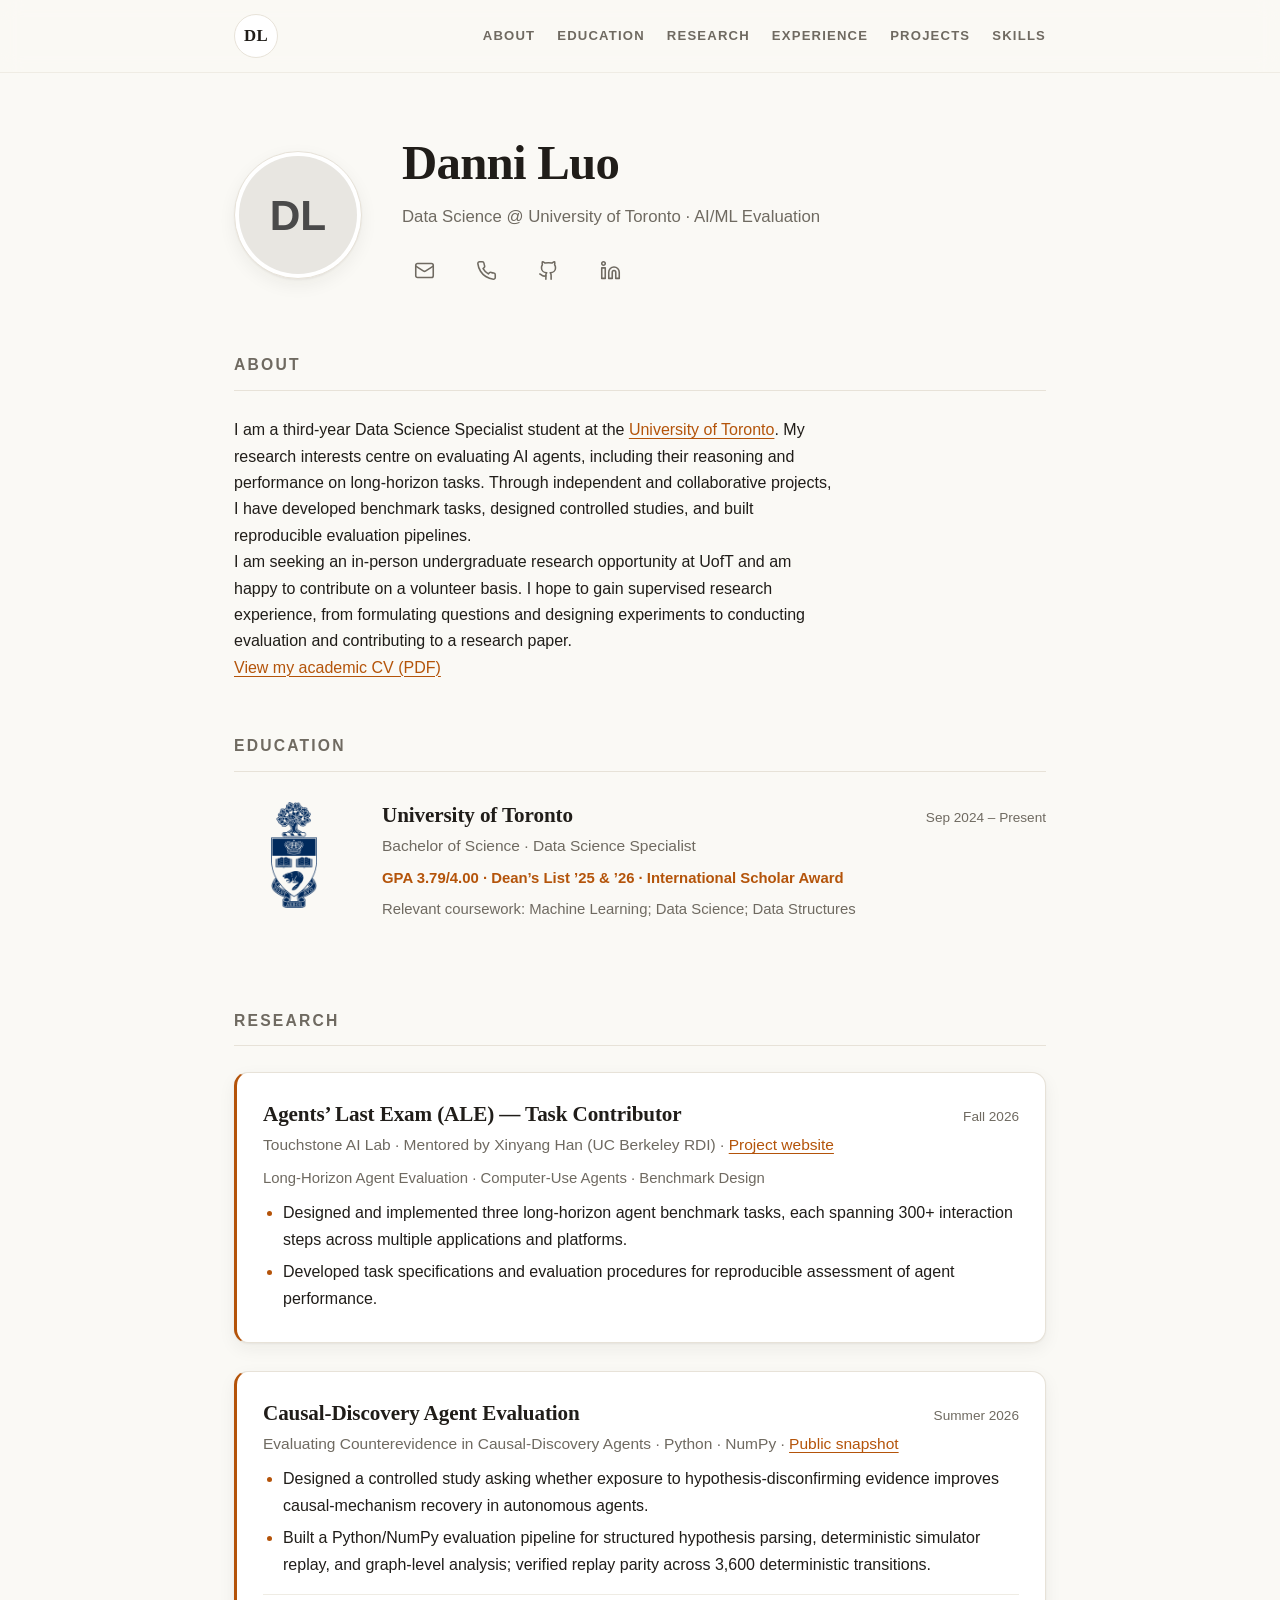
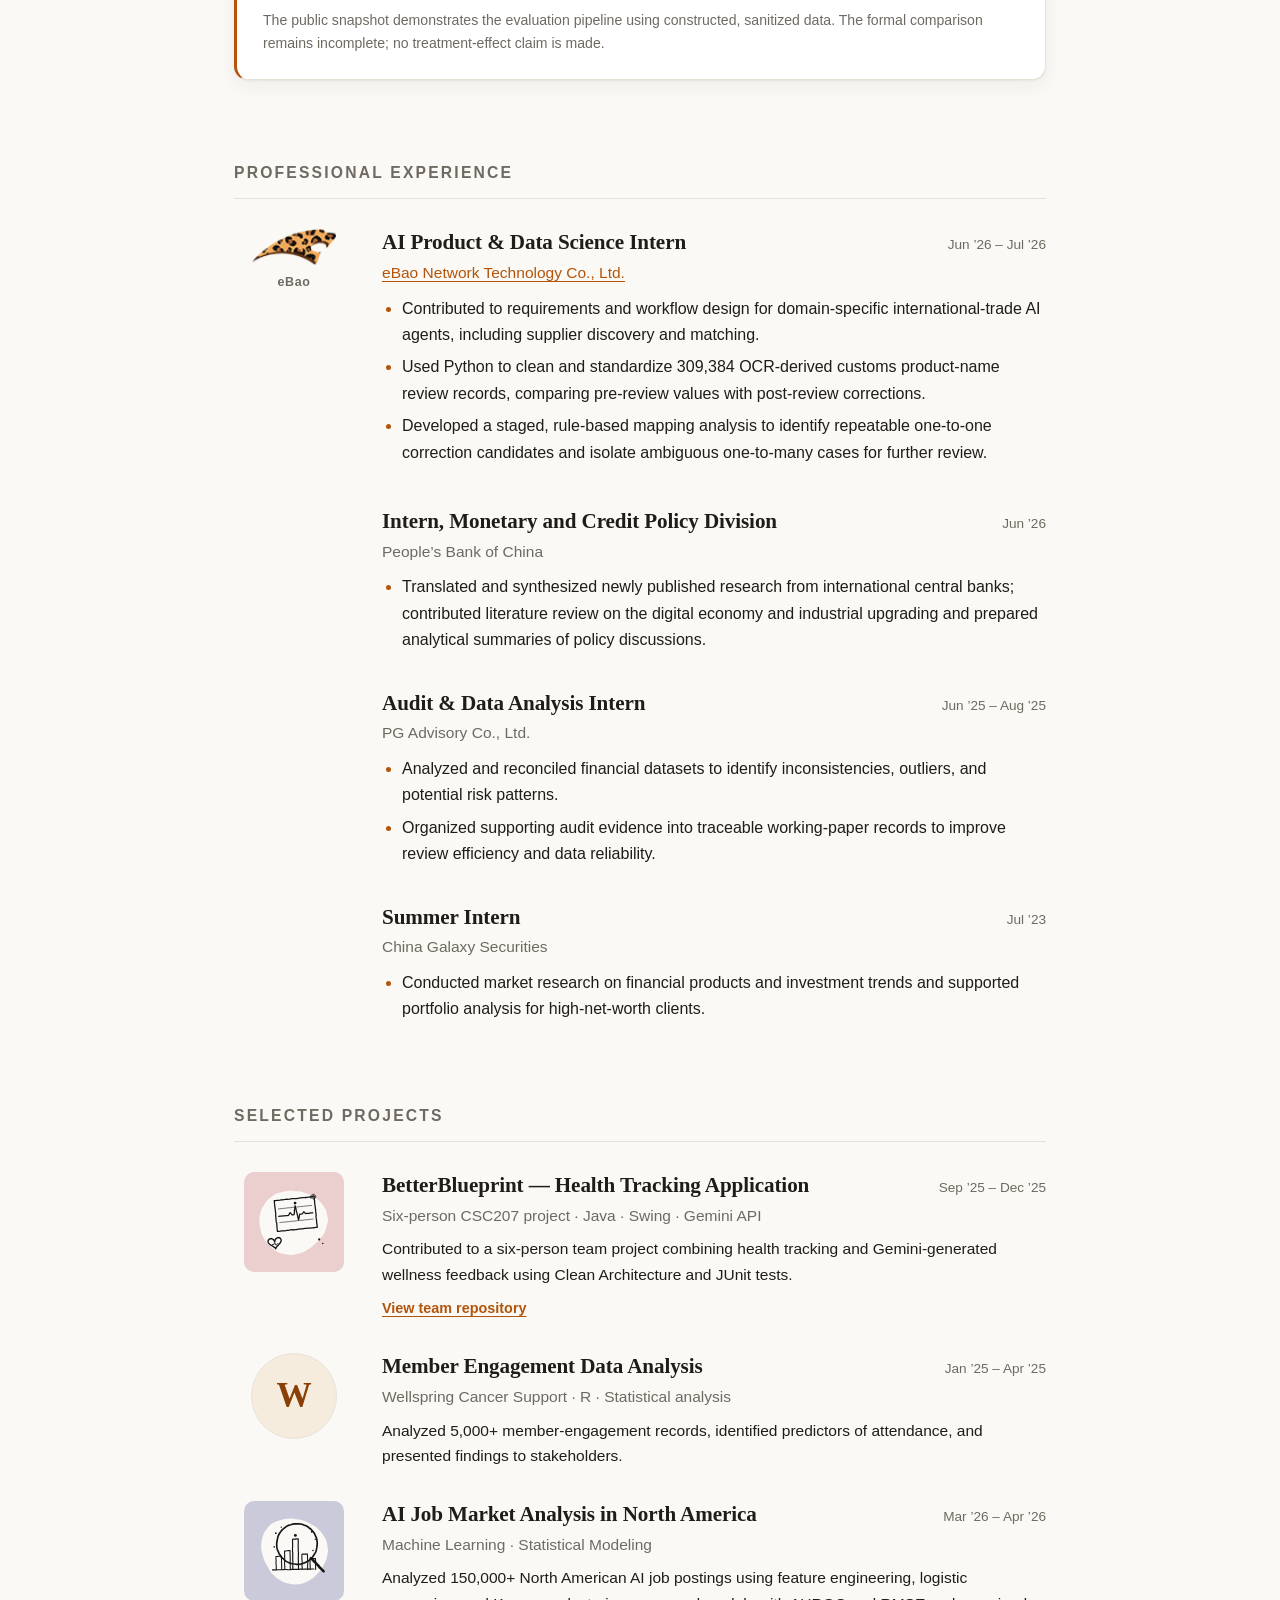
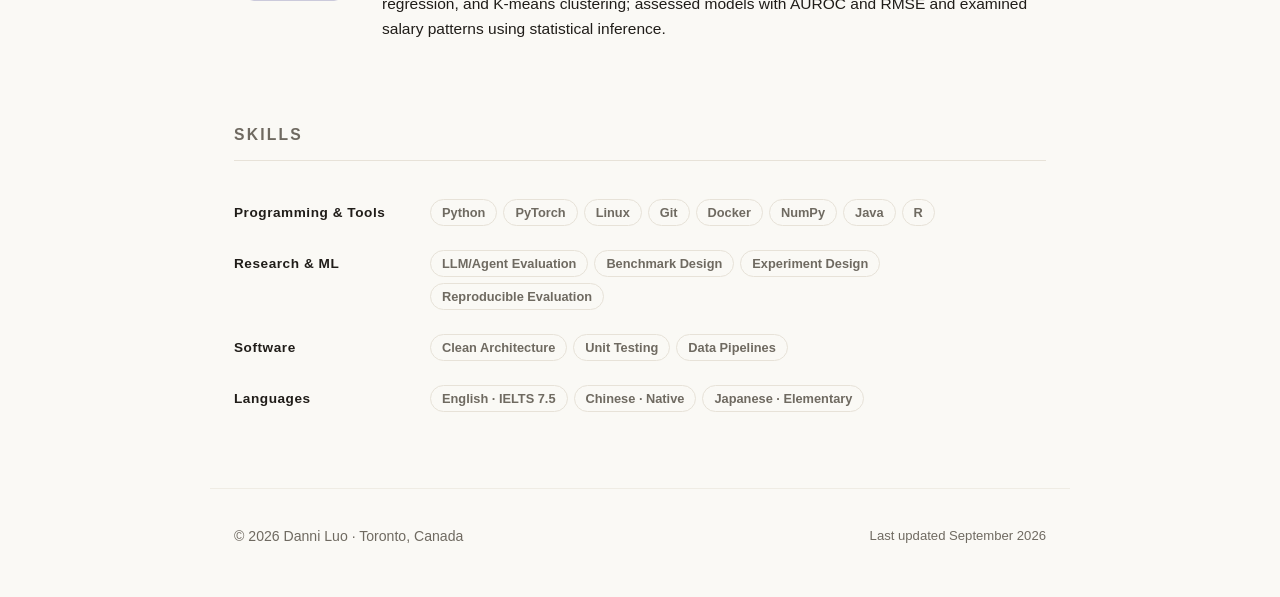
<file: index.html>
<!DOCTYPE html>
<html lang="en">
<head>
  <meta charset="UTF-8">
  <meta name="viewport" content="width=device-width, initial-scale=1.0">
  <meta name="description" content="Danni Luo — Third-year Data Science Specialist student at the University of Toronto interested in AI-agent evaluation, benchmark design, and reproducible experiments.">
  <meta property="og:title" content="Danni Luo">
  <meta property="og:description" content="Data Science at the University of Toronto · AI-agent evaluation · Causal discovery">
  <meta property="og:type" content="website">
  <meta property="og:url" content="https://danniluo1.github.io/">
  <meta property="og:image" content="https://danniluo1.github.io/assets/og-card.png">
  <meta property="og:image:width" content="1200">
  <meta property="og:image:height" content="630">
  <meta property="og:image:alt" content="Danni Luo — AI/ML Evaluation, Causal Discovery, and Data Science at the University of Toronto">
  <meta name="twitter:card" content="summary_large_image">
  <meta name="twitter:title" content="Danni Luo | AI/ML Evaluation &amp; Data Science">
  <meta name="twitter:description" content="University of Toronto undergraduate working on reproducible AI-agent evaluation and causal discovery.">
  <meta name="twitter:image" content="https://danniluo1.github.io/assets/og-card.png">
  <meta name="theme-color" content="#faf9f5">
  <link rel="canonical" href="https://danniluo1.github.io/">
  <title>Danni Luo | AI/ML Evaluation &amp; Data Science</title>
  <link rel="icon" href="assets/avatar.svg" type="image/svg+xml">
  <link rel="stylesheet" href="css/style.css">
</head>
<body>

  <a class="skip-link" href="#main-content">Skip to content</a>

  <div class="nav-wrap">
    <nav class="site-nav" aria-label="Page sections">
      <a class="nav-brand" href="#top" aria-label="Back to top">DL</a>
      <span class="nav-links">
        <a href="#about">About</a>
        <a href="#education">Education</a>
        <a href="#research">Research</a>
        <a href="#experience">Experience</a>
        <a href="#projects">Projects</a>
        <a href="#skills">Skills</a>
      </span>
    </nav>
  </div>

  <header class="site-header" id="top">
    <div class="identity">
      <div class="avatar-wrap">
        <!-- Replace assets/avatar.svg with your photo (e.g. profile.jpg) -->
        <img class="avatar" src="assets/avatar.svg" alt="Illustrated portrait of Danni Luo" width="128" height="128">
      </div>
      <div class="identity-text">
        <h1>Danni Luo</h1>
        <p class="tagline">Data&nbsp;Science @ University&nbsp;of&nbsp;Toronto &middot; AI/ML&nbsp;Evaluation</p>
        <ul class="contact">
          <li><a href="mailto:danni.luo@mail.utoronto.ca" aria-label="Email: danni.luo@mail.utoronto.ca"><svg viewBox="0 0 24 24" fill="none" stroke="currentColor" stroke-width="1.8" stroke-linecap="round" stroke-linejoin="round" aria-hidden="true"><rect width="20" height="16" x="2" y="4" rx="2"/><path d="m22 7-8.97 5.7a1.94 1.94 0 0 1-2.06 0L2 7"/></svg></a></li>
          <li><a href="tel:+15875781096" aria-label="Phone: 587-578-1096"><svg viewBox="0 0 24 24" fill="none" stroke="currentColor" stroke-width="1.8" stroke-linecap="round" stroke-linejoin="round" aria-hidden="true"><path d="M22 16.92v3a2 2 0 0 1-2.18 2 19.79 19.79 0 0 1-8.63-3.07 19.5 19.5 0 0 1-6-6 19.79 19.79 0 0 1-3.07-8.67A2 2 0 0 1 4.11 2h3a2 2 0 0 1 2 1.72 12.84 12.84 0 0 0 .7 2.81 2 2 0 0 1-.45 2.11L8.09 9.91a16 16 0 0 0 6 6l1.27-1.27a2 2 0 0 1 2.11-.45 12.84 12.84 0 0 0 2.81.7A2 2 0 0 1 22 16.92z"/></svg></a></li>
          <li><a href="https://github.com/DanniLuo1" target="_blank" rel="me noopener" aria-label="GitHub profile"><svg viewBox="0 0 24 24" fill="none" stroke="currentColor" stroke-width="1.8" stroke-linecap="round" stroke-linejoin="round" aria-hidden="true"><path d="M15 22v-4a4.8 4.8 0 0 0-1-3.5c3 0 6-2 6-5.5.08-1.25-.27-2.48-1-3.5.28-1.15.28-2.35 0-3.5 0 0-1 0-3 1.5-2.64-.5-5.36-.5-8 0C6 2 5 2 5 2c-.3 1.15-.3 2.35 0 3.5A5.403 5.403 0 0 0 4 9c0 3.5 3 5.5 6 5.5-.39.49-.68 1.05-.85 1.65-.17.6-.22 1.23-.15 1.85v4"/><path d="M9 18c-4.51 2-5-2-7-2"/></svg></a></li>
          <li><a href="https://www.linkedin.com/in/danni-luo-649698388" target="_blank" rel="me noopener" aria-label="LinkedIn profile"><svg viewBox="0 0 24 24" fill="none" stroke="currentColor" stroke-width="1.8" stroke-linecap="round" stroke-linejoin="round" aria-hidden="true"><path d="M16 8a6 6 0 0 1 6 6v7h-4v-7a2 2 0 0 0-2-2 2 2 0 0 0-2 2v7h-4v-7a6 6 0 0 1 6-6z"/><rect width="4" height="12" x="2" y="9"/><circle cx="4" cy="4" r="2"/></svg></a></li>
        </ul>
      </div>
    </div>
  </header>

  <main id="main-content">

    <section id="about" class="section">
      <h2>About</h2>
      <p>I am a third-year Data Science Specialist student at the <a class="text-link" href="https://www.utoronto.ca" target="_blank" rel="noopener">University of Toronto</a>. My research interests centre on evaluating AI agents, including their reasoning and performance on long-horizon tasks. Through independent and collaborative projects, I have developed benchmark tasks, designed controlled studies, and built reproducible evaluation pipelines.</p>
      <p>I am seeking an in-person undergraduate research opportunity at UofT and am happy to contribute on a volunteer basis. I hope to gain supervised research experience, from formulating questions and designing experiments to conducting evaluation and contributing to a research paper.</p>
      <p><a class="text-link" href="https://drive.google.com/file/d/1arknX6bHGOY50StVoyc1Bnw7orQfIH9K/view?usp=drivesdk" target="_blank" rel="noopener">View my academic CV (PDF)</a></p>
    </section>

    <section id="education" class="section">
      <h2>Education</h2>
      <div class="entry with-logo">
        <div class="entry-logo">
          <img class="logo-crest" src="assets/logos/uoft.png" alt="" loading="lazy">
        </div>
        <div class="entry-content">
          <div class="entry-head">
            <h3>University of Toronto</h3>
            <span class="entry-date">Sep 2024 &ndash; Present</span>
          </div>
          <p class="entry-sub">Bachelor of Science &middot; Data Science Specialist</p>
          <p class="entry-meta highlights">GPA 3.79/4.00 &middot; Dean&rsquo;s List &rsquo;25 &amp; &rsquo;26 &middot; International Scholar Award</p>
          <p class="entry-meta">Relevant coursework: Machine Learning; Data Science; Data Structures</p>
        </div>
      </div>
    </section>

    <section id="research" class="section">
      <h2>Research</h2>
      <article class="entry research-feature">
        <div class="entry-head">
          <h3>Agents&rsquo; Last Exam (ALE) &mdash; Task Contributor</h3>
          <span class="entry-date">Fall 2026</span>
        </div>
        <p class="entry-sub">Touchstone AI Lab &middot; Mentored by Xinyang Han (UC Berkeley RDI) &middot; <a class="text-link" href="https://agents-last-exam.org" target="_blank" rel="noopener">Project website</a></p>
        <p class="entry-meta">Long-Horizon Agent Evaluation &middot; Computer-Use Agents &middot; Benchmark Design</p>
        <ul class="entry-list">
          <li>Designed and implemented three long-horizon agent benchmark tasks, each spanning 300+ interaction steps across multiple applications and platforms.</li>
          <li>Developed task specifications and evaluation procedures for reproducible assessment of agent performance.</li>
        </ul>
      </article>
      <article class="entry research-feature">
        <div class="entry-head">
          <h3>Causal-Discovery Agent Evaluation</h3>
          <span class="entry-date">Summer 2026</span>
        </div>
        <p class="entry-sub">Evaluating Counterevidence in Causal-Discovery Agents &middot; Python &middot; NumPy &middot; <a class="text-link" href="https://github.com/DanniLuo1/falsification-support-eval-snapshot" target="_blank" rel="noopener">Public snapshot</a></p>
        <ul class="entry-list">
          <li>Designed a controlled study asking whether exposure to hypothesis-disconfirming evidence improves causal-mechanism recovery in autonomous agents.</li>
          <li>Built a Python/NumPy evaluation pipeline for structured hypothesis parsing, deterministic simulator replay, and graph-level analysis; verified replay parity across 3,600 deterministic transitions.</li>
        </ul>
        <p class="research-note">The public snapshot demonstrates the evaluation pipeline using constructed, sanitized data. The formal comparison remains incomplete; no treatment-effect claim is made.</p>
      </article>
    </section>

    <section id="experience" class="section">
      <h2>Professional Experience</h2>
      <div class="entry with-logo">
        <div class="entry-logo">
          <figure class="logo-item">
            <img class="logo-leopard" src="assets/logos/ebao.png" alt="" loading="lazy">
            <figcaption>eBao</figcaption>
          </figure>
        </div>
        <div class="entry-content">
          <div class="entry-head">
            <h3>AI Product &amp; Data Science Intern</h3>
            <span class="entry-date">Jun &rsquo;26 &ndash; Jul &rsquo;26</span>
          </div>
          <p class="entry-sub"><a class="text-link" href="https://www.smartebao.com" target="_blank" rel="noopener">eBao Network Technology Co., Ltd.</a></p>
          <ul class="entry-list">
            <li>Contributed to requirements and workflow design for domain-specific international-trade AI agents, including supplier discovery and matching.</li>
            <li>Used Python to clean and standardize 309,384 OCR-derived customs product-name review records, comparing pre-review values with post-review corrections.</li>
            <li>Developed a staged, rule-based mapping analysis to identify repeatable one-to-one correction candidates and isolate ambiguous one-to-many cases for further review.</li>
          </ul>
        </div>
      </div>

      <div class="entry compact-entry">
        <div class="entry-head">
          <h3>Intern, Monetary and Credit Policy Division</h3>
          <span class="entry-date">Jun &rsquo;26</span>
        </div>
        <p class="entry-sub">People&rsquo;s Bank of China</p>
        <ul class="entry-list">
          <li>Translated and synthesized newly published research from international central banks; contributed literature review on the digital economy and industrial upgrading and prepared analytical summaries of policy discussions.</li>
        </ul>
      </div>

      <div class="entry compact-entry">
        <div class="entry-head">
          <h3>Audit &amp; Data Analysis Intern</h3>
          <span class="entry-date">Jun &rsquo;25 &ndash; Aug &rsquo;25</span>
        </div>
        <p class="entry-sub">PG Advisory Co., Ltd.</p>
        <ul class="entry-list">
          <li>Analyzed and reconciled financial datasets to identify inconsistencies, outliers, and potential risk patterns.</li>
          <li>Organized supporting audit evidence into traceable working-paper records to improve review efficiency and data reliability.</li>
        </ul>
      </div>

      <div class="entry compact-entry">
        <div class="entry-head">
          <h3>Summer Intern</h3>
          <span class="entry-date">Jul &rsquo;23</span>
        </div>
        <p class="entry-sub">China Galaxy Securities</p>
        <ul class="entry-list">
          <li>Conducted market research on financial products and investment trends and supported portfolio analysis for high-net-worth clients.</li>
        </ul>
      </div>
    </section>

    <section id="projects" class="section">
      <h2>Selected Projects</h2>

      <div class="entry with-logo">
        <div class="entry-logo">
          <img class="project-art-img" src="assets/projects/betterblueprint.svg" alt="" loading="lazy">
        </div>
        <div class="entry-content">
          <div class="entry-head">
            <h3>BetterBlueprint &mdash; Health Tracking Application</h3>
            <span class="entry-date">Sep &rsquo;25 &ndash; Dec &rsquo;25</span>
          </div>
          <p class="entry-sub">Six-person CSC207 project &middot; Java &middot; Swing &middot; Gemini API</p>
          <p class="entry-body">Contributed to a six-person team project combining health tracking and Gemini-generated wellness feedback using Clean Architecture and JUnit tests.</p>
          <p class="entry-actions"><a class="text-link" href="https://github.com/parthiv-2006/BetterBlueprint" target="_blank" rel="noopener">View team repository</a></p>
        </div>
      </div>

      <div class="entry with-logo">
        <div class="entry-logo">
          <div class="project-mark" aria-hidden="true">W</div>
        </div>
        <div class="entry-content">
          <div class="entry-head">
            <h3>Member Engagement Data Analysis</h3>
            <span class="entry-date">Jan &rsquo;25 &ndash; Apr &rsquo;25</span>
          </div>
          <p class="entry-sub">Wellspring Cancer Support &middot; R &middot; Statistical analysis</p>
          <p class="entry-body">Analyzed 5,000+ member-engagement records, identified predictors of attendance, and presented findings to stakeholders.</p>
        </div>
      </div>

      <div class="entry with-logo">
        <div class="entry-logo">
          <img class="project-art-img" src="assets/projects/jobmarket.svg" alt="" loading="lazy">
        </div>
        <div class="entry-content">
          <div class="entry-head">
            <h3>AI Job Market Analysis in North America</h3>
            <span class="entry-date">Mar &rsquo;26 &ndash; Apr &rsquo;26</span>
          </div>
          <p class="entry-sub">Machine Learning &middot; Statistical Modeling</p>
          <p class="entry-body">Analyzed 150,000+ North American AI job postings using feature engineering, logistic regression, and K-means clustering; assessed models with AUROC and RMSE and examined salary patterns using statistical inference.</p>
        </div>
      </div>
    </section>

    <section id="skills" class="section">
      <h2>Skills</h2>
      <dl class="skills">
        <div class="skill-row">
          <dt>Programming &amp; Tools</dt>
          <dd><ul class="chip-row"><li>Python</li><li>PyTorch</li><li>Linux</li><li>Git</li><li>Docker</li><li>NumPy</li><li>Java</li><li>R</li></ul></dd>
        </div>
        <div class="skill-row">
          <dt>Research &amp; ML</dt>
          <dd><ul class="chip-row"><li>LLM/Agent Evaluation</li><li>Benchmark Design</li><li>Experiment Design</li><li>Reproducible Evaluation</li></ul></dd>
        </div>
        <div class="skill-row">
          <dt>Software</dt>
          <dd><ul class="chip-row"><li>Clean Architecture</li><li>Unit Testing</li><li>Data Pipelines</li></ul></dd>
        </div>
        <div class="skill-row">
          <dt>Languages</dt>
          <dd><ul class="chip-row"><li>English · IELTS 7.5</li><li>Chinese · Native</li><li>Japanese · Elementary</li></ul></dd>
        </div>
      </dl>
    </section>

  </main>

  <footer class="site-footer">
    <div class="footer-row">
      <p>&copy; <span id="year"></span> Danni Luo &middot; Toronto, Canada</p>
      <p class="footer-note">Last updated September 2026</p>
    </div>
  </footer>

  <script>
    document.getElementById("year").textContent = new Date().getFullYear();
  </script>
  <script type="application/ld+json">
    {
      "@context": "https://schema.org",
      "@type": "Person",
      "name": "Danni Luo",
      "url": "https://danniluo1.github.io/",
      "email": "mailto:danni.luo@mail.utoronto.ca",
      "sameAs": [
        "https://github.com/DanniLuo1",
        "https://www.linkedin.com/in/danni-luo-649698388"
      ],
      "affiliation": {
        "@type": "CollegeOrUniversity",
        "name": "University of Toronto"
      },
      "knowsAbout": [
        "AI evaluation",
        "Causal discovery",
        "Data science",
        "Statistical modeling"
      ]
    }
  </script>
</body>
</html>
</file>
<file: css/style.css>
/* ------------------------------------------------------------------
   Danni Luo — personal site
   Minimal academic layout, warm ivory canvas, amber accent,
   serif display type paired with a system sans body.
------------------------------------------------------------------- */

:root {
  --bg: #faf9f5;
  --surface: #ffffff;
  --text: #201d19;
  --muted: #6f6a61;
  --faint: #6f6a61;
  --line: #e7e2d8;
  --line-soft: #efece4;
  --accent: #b45309;
  --accent-ink: #8a3f06;
  --accent-soft: #f6ecdd;
  --red: #b4540a;
  --serif: "Charter", "Bitstream Charter", "Cambria", Georgia, "Times New Roman", serif;
  --sans: -apple-system, BlinkMacSystemFont, "Segoe UI", Roboto,
    "Helvetica Neue", Helvetica, Arial, sans-serif;
  --radius: 14px;
  --shadow-card: 0 1px 2px rgba(32, 29, 25, 0.05), 0 6px 18px rgba(32, 29, 25, 0.06);
  --shadow-lift: 0 2px 4px rgba(32, 29, 25, 0.06), 0 14px 30px rgba(32, 29, 25, 0.1);
}

* {
  margin: 0;
  padding: 0;
  box-sizing: border-box;
}

html {
  scroll-behavior: smooth;
}

body {
  font-family: var(--sans);
  color: var(--text);
  background: var(--bg);
  line-height: 1.65;
  -webkit-font-smoothing: antialiased;
  text-rendering: optimizeLegibility;
}

.skip-link {
  position: fixed;
  left: 16px;
  top: 12px;
  z-index: 100;
  transform: translateY(-180%);
  background: var(--text);
  color: var(--surface);
  padding: 8px 12px;
  border-radius: 6px;
  font-size: 0.88rem;
  text-decoration: none;
}

.skip-link:focus {
  transform: translateY(0);
}

::selection {
  background: var(--accent-soft);
  color: var(--accent-ink);
}

a {
  color: inherit;
}

a:focus-visible,
button:focus-visible {
  outline: 2px solid var(--accent);
  outline-offset: 2px;
  border-radius: 2px;
}

/* ------------------------------- navigation ------------------------------- */

.nav-wrap {
  position: sticky;
  top: 0;
  z-index: 20;
  background: rgba(250, 249, 245, 0.82);
  -webkit-backdrop-filter: blur(10px);
  backdrop-filter: blur(10px);
  border-bottom: 1px solid var(--line-soft);
}

.site-nav {
  max-width: 860px;
  margin: 0 auto;
  padding: 14px 24px;
  display: flex;
  align-items: center;
  justify-content: space-between;
  gap: 16px;
}

.nav-brand {
  font-family: var(--serif);
  font-weight: 700;
  font-size: 1.05rem;
  letter-spacing: 0.02em;
  text-decoration: none;
  color: var(--text);
  width: 44px;
  height: 44px;
  display: inline-flex;
  align-items: center;
  justify-content: center;
  border: 1px solid var(--line);
  border-radius: 50%;
  background: var(--surface);
  transition: border-color 0.15s ease, color 0.15s ease;
}

.nav-brand:hover {
  border-color: var(--accent);
  color: var(--accent);
}

.nav-links {
  display: flex;
  flex-wrap: wrap;
  gap: 6px 22px;
}

.nav-links a {
  color: var(--muted);
  text-decoration: none;
  font-size: 0.82rem;
  font-weight: 600;
  letter-spacing: 0.09em;
  text-transform: uppercase;
  padding: 4px 0;
  position: relative;
  transition: color 0.15s ease;
}

.nav-links a::after {
  content: "";
  position: absolute;
  left: 0;
  bottom: 0;
  width: 100%;
  height: 2px;
  background: var(--accent);
  transform: scaleX(0);
  transform-origin: left;
  transition: transform 0.18s ease;
}

.nav-links a:hover {
  color: var(--text);
}

.nav-links a:hover::after {
  transform: scaleX(1);
}

/* ------------------------------- header ------------------------------- */

.site-header {
  max-width: 860px;
  margin: 0 auto;
  padding: 64px 24px 0;
}

.identity {
  display: flex;
  align-items: center;
  gap: 40px;
}

.avatar-wrap {
  flex-shrink: 0;
}

.avatar {
  display: block;
  width: 128px;
  height: 128px;
  border-radius: 50%;
  object-fit: cover;
  background: var(--surface);
  border: 1px solid var(--line);
  padding: 4px;
  box-shadow: var(--shadow-card);
}

.identity-text h1 {
  font-family: var(--serif);
  font-size: 3.05rem;
  font-weight: 700;
  letter-spacing: -0.015em;
  line-height: 1.1;
  margin-bottom: 12px;
}

.tagline {
  color: var(--muted);
  font-size: 1.05rem;
  margin-bottom: 18px;
}

.contact {
  list-style: none;
  display: flex;
  flex-wrap: wrap;
  align-items: center;
  gap: 6px 18px;
  color: var(--muted);
}

.contact a {
  color: var(--muted);
  display: inline-flex;
  align-items: center;
  justify-content: center;
  width: 44px;
  height: 44px;
  border: 1px solid transparent;
  border-radius: 50%;
  transition: color 0.15s ease, transform 0.15s ease, border-color 0.15s ease,
    background 0.15s ease;
}

.contact a:hover {
  color: var(--accent);
  transform: translateY(-1px);
  border-color: var(--line);
  background: var(--surface);
}

.contact svg {
  width: 21px;
  height: 21px;
  display: block;
}

/* inline text links */
.text-link {
  color: var(--red);
  text-decoration: underline;
  text-decoration-color: var(--red);
  text-decoration-thickness: 1px;
  text-underline-offset: 3px;
  transition: color 0.15s ease, text-decoration-color 0.15s ease;
}

.text-link:hover {
  color: var(--accent-ink);
  text-decoration-color: var(--accent-ink);
}

/* ------------------------------- sections ------------------------------- */

main {
  max-width: 860px;
  margin: 0 auto;
  padding: 16px 24px 8px;
}

.section {
  padding: 44px 0 8px;
  scroll-margin-top: 76px;
}

.section h2 {
  font-size: 0.98rem;
  font-weight: 700;
  letter-spacing: 0.14em;
  text-transform: uppercase;
  color: var(--muted);
  margin-bottom: 26px;
  padding-bottom: 12px;
  border-bottom: 1px solid var(--line);
}

.section > p {
  max-width: 68ch;
}

/* ------------------------------- entries ------------------------------- */

.entry {
  margin-bottom: 28px;
}

.entry.with-logo {
  display: grid;
  grid-template-columns: 120px 1fr;
  gap: 28px;
  align-items: start;
}

.entry-logo {
  display: flex;
  flex-direction: column;
  align-items: center;
  justify-content: flex-start;
  gap: 18px;
  padding-top: 4px;
}

.entry-logo img {
  display: block;
  width: auto;
  height: auto;
  object-fit: contain;
}

.entry-logo .logo-crest {
  height: 106px;
}

.logo-item {
  display: flex;
  flex-direction: column;
  align-items: center;
  gap: 7px;
}

.logo-item figcaption {
  font-size: 0.78rem;
  font-weight: 600;
  letter-spacing: 0.05em;
  color: var(--faint);
}

.logo-item .logo-leopard {
  height: 36px;
}

.logo-item .logo-ram {
  height: 50px;
}

.entry-logo .project-art-img {
  width: 100px;
  height: 100px;
  object-fit: cover;
  border-radius: 10px;
}

.entry-head {
  display: flex;
  flex-wrap: wrap;
  align-items: baseline;
  justify-content: space-between;
  gap: 4px 16px;
}

.entry-head h3 {
  font-family: var(--serif);
  font-size: 1.32rem;
  font-weight: 700;
  letter-spacing: -0.005em;
}

.entry-date {
  color: var(--faint);
  font-size: 0.85rem;
  font-variant-numeric: tabular-nums;
  white-space: nowrap;
}

.entry-sub {
  color: var(--muted);
  font-size: 0.97rem;
  margin-bottom: 8px;
}

.entry-meta {
  color: var(--muted);
  font-size: 0.93rem;
  margin-bottom: 6px;
}

.highlights {
  color: var(--red);
  font-weight: 600;
}

.entry-list {
  margin: 10px 0 0 1.25em;
}

.entry-list li {
  margin-bottom: 6px;
}

.entry-list li::marker {
  color: var(--accent);
}

.entry-body {
  font-size: 0.97rem;
}

.entry-actions {
  margin-top: 10px;
  font-size: 0.9rem;
  font-weight: 600;
}

.compact-entry {
  margin-left: 148px;
  padding-top: 4px;
}

.project-mark {
  width: 86px;
  height: 86px;
  display: grid;
  place-items: center;
  border: 1px solid var(--line);
  border-radius: 50%;
  background: var(--accent-soft);
  color: var(--accent-ink);
  font-family: var(--serif);
  font-size: 2.2rem;
  font-weight: 700;
}

.research-feature {
  background: var(--surface);
  border: 1px solid var(--line);
  border-left: 3px solid var(--accent);
  border-radius: var(--radius);
  padding: 24px 26px;
  box-shadow: var(--shadow-card);
}

.research-note {
  margin-top: 16px;
  padding-top: 14px;
  border-top: 1px solid var(--line-soft);
  color: var(--muted);
  font-size: 0.88rem;
}

/* ------------------------------- chips ------------------------------- */

.chip-row {
  list-style: none;
  display: flex;
  flex-wrap: wrap;
  gap: 6px;
}

.chip-row li {
  font-size: 0.8rem;
  font-weight: 550;
  color: var(--muted);
  background: var(--bg);
  border: 1px solid var(--line);
  border-radius: 999px;
  padding: 2px 11px;
  white-space: nowrap;
  transition: color 0.15s ease, border-color 0.15s ease;
}

.chip-row li:hover {
  color: var(--accent-ink);
  border-color: var(--accent);
}

/* ------------------------------- skills ------------------------------- */

.skills {
  margin-bottom: 8px;
}

.skill-row {
  display: grid;
  grid-template-columns: 180px 1fr;
  gap: 16px;
  padding: 12px 0;
  align-items: start;
}

.skill-row dt {
  font-size: 0.85rem;
  font-weight: 700;
  letter-spacing: 0.04em;
  padding-top: 3px;
}

.skill-row dd {
  color: var(--muted);
}

/* ------------------------------- footer ------------------------------- */

.site-footer {
  max-width: 860px;
  margin: 0 auto;
  padding: 36px 24px 48px;
  color: var(--faint);
  font-size: 0.88rem;
  border-top: 1px solid var(--line-soft);
  margin-top: 40px;
}

.footer-row {
  display: flex;
  flex-wrap: wrap;
  justify-content: space-between;
  gap: 4px 16px;
}

.footer-note {
  font-size: 0.82rem;
}

.footnote {
  margin-top: 10px;
  font-size: 0.8rem;
}

.not-found {
  max-width: 680px;
  min-height: 100vh;
  margin: 0 auto;
  padding: 18vh 24px 80px;
}

.not-found-code {
  color: var(--accent);
  font-size: 0.82rem;
  font-weight: 700;
  letter-spacing: 0.16em;
}

.not-found h1 {
  margin: 6px 0 12px;
  font-family: var(--serif);
  font-size: clamp(2.5rem, 8vw, 4.6rem);
  line-height: 1.05;
}

.not-found p + p {
  margin-top: 16px;
}

/* ------------------------------- responsive ------------------------------- */

@media (max-width: 640px) {
  .site-header {
    padding-top: 40px;
  }

  .site-nav {
    padding: 12px 20px;
    flex-wrap: nowrap;
  }

  .nav-links {
    flex-wrap: wrap;
    justify-content: flex-end;
    gap: 4px 14px;
    overflow: visible;
  }

  .nav-links a {
    font-size: 0.74rem;
    white-space: nowrap;
  }

  .identity {
    flex-direction: column;
    align-items: flex-start;
    gap: 20px;
  }

  .identity-text h1 {
    font-size: 2.45rem;
  }

  .entry.with-logo {
    grid-template-columns: 1fr;
    gap: 14px;
  }

  .entry-logo {
    flex-direction: row;
    align-items: center;
    justify-content: flex-start;
    gap: 26px;
    padding-top: 0;
  }

  .entry-logo .logo-crest {
    height: 72px;
  }

  .logo-item .logo-leopard {
    height: 30px;
  }

  .logo-item .logo-ram {
    height: 42px;
  }

  .entry-logo .project-art-img {
    width: 76px;
    height: 76px;
  }

  .skill-row {
    grid-template-columns: 1fr;
    gap: 6px;
  }

  .compact-entry {
    margin-left: 0;
  }
}

@media (prefers-reduced-motion: reduce) {
  html {
    scroll-behavior: auto;
  }

  *,
  *::before,
  *::after {
    transition: none !important;
  }
}
</file>
